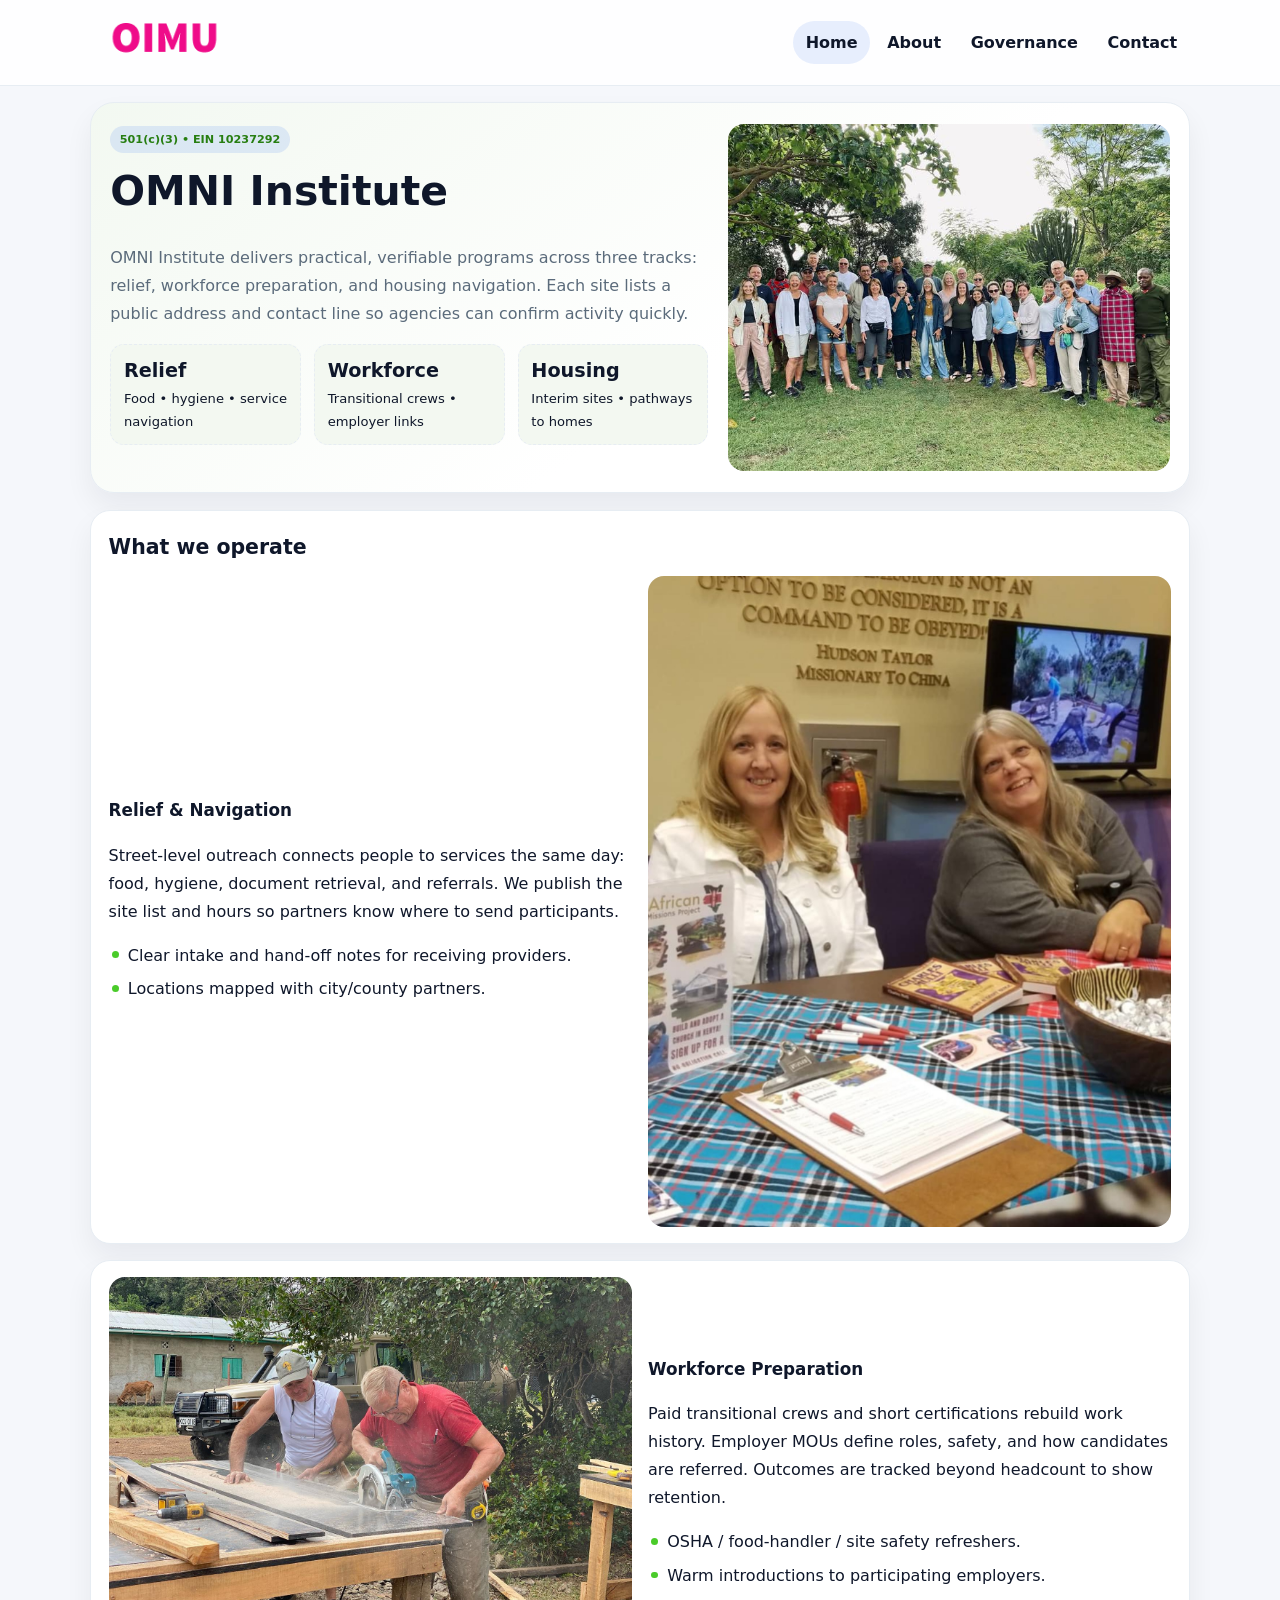
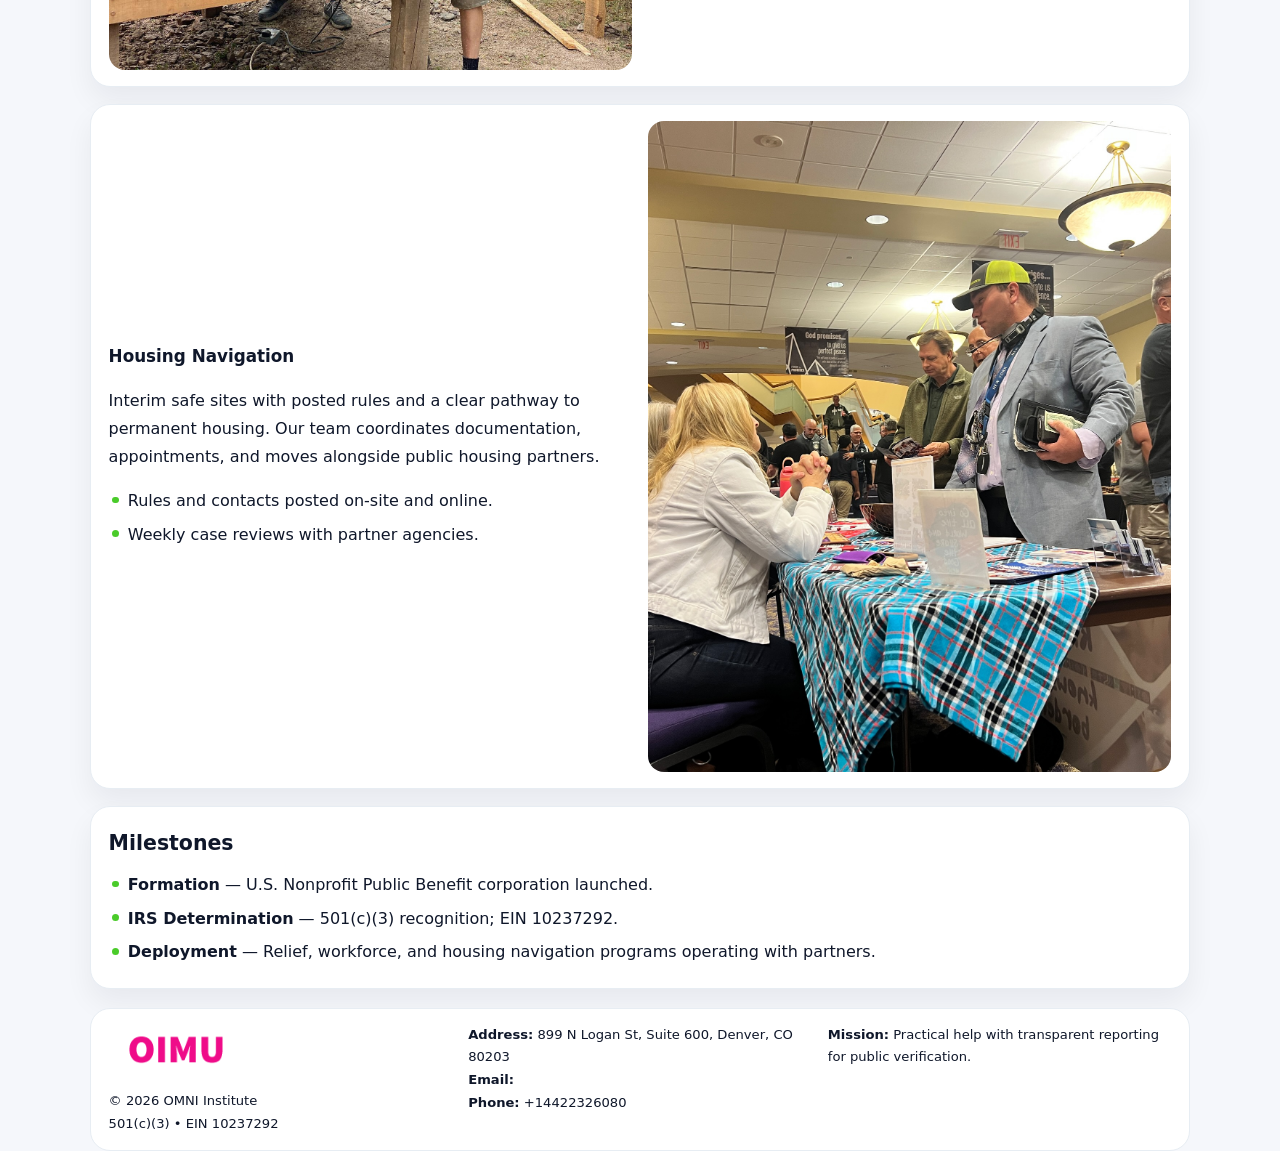
<file: index.html>
<!doctype html><html lang="en"><head>
<meta charset="utf-8">
<meta name="viewport" content="width=device-width,initial-scale=1">
<title>OMNI Institute — Nonprofit 501(c)(3)</title>
<link rel="stylesheet" href="assets/styles.css">
<link rel="icon" href="images/logo.png">
<meta name="data-ein" content="10237292">
<meta name="data-name" content="OMNI Institute">
<meta name="facebook-domain-verification" content="j1o4gjyct3cu5b20gsqj5iez1aa2ee" />
</head><body>
<header class="header">
  <div class="c80f5e049a6">
    <a href="index.html"><img src="images/logo.png" alt=""></a>
    <div class="links">
      <a class="active" href="index.html">Home</a>
      <a href="about.html">About</a>
      <a href="governance.html">Governance</a>
      <a href="contact.html">Contact</a>
    </div>
  </div>
</header>

<section class="mast">
  <div>
    <span class="cbf97782ed5">501(c)(3) • EIN 10237292</span>
    <h1>OMNI Institute</h1>
    <p>OMNI Institute delivers practical, verifiable programs across three tracks: relief, workforce preparation, and housing navigation. Each site lists a public address and contact line so agencies can confirm activity quickly.</p>
    <div class="stats">
      <div class="stat"><b>Relief</b><div class="small">Food • hygiene • service navigation</div></div>
      <div class="stat"><b>Workforce</b><div class="small">Transitional crews • employer links</div></div>
      <div class="stat"><b>Housing</b><div class="small">Interim sites • pathways to homes</div></div>
    </div>
  </div>
  <img class="img" src="images/hero.jpg" alt="Program hero">
</section>

<section class="section panel">
  <h2>What we operate</h2>
  <div class="z">
    <div>
      <h3>Relief & Navigation</h3>
      <p>Street-level outreach connects people to services the same day: food, hygiene, document retrieval, and referrals. We publish the site list and hours so partners know where to send participants.</p>
      <ul class="timeline">
        <li>Clear intake and hand-off notes for receiving providers.</li>
        <li>Locations mapped with city/county partners.</li>
      </ul>
    </div>
    <img class="img" src="images/relief.jpg" alt="">
  </div>
</section>

<section class="section panel">
  <div class="z rev">
    <img class="img" src="images/jobs.jpg" alt="">
    <div>
      <h3>Workforce Preparation</h3>
      <p>Paid transitional crews and short certifications rebuild work history. Employer MOUs define roles, safety, and how candidates are referred. Outcomes are tracked beyond headcount to show retention.</p>
      <ul class="timeline">
        <li>OSHA / food-handler / site safety refreshers.</li>
        <li>Warm introductions to participating employers.</li>
      </ul>
    </div>
  </div>
</section>

<section class="section panel">
  <div class="z">
    <div>
      <h3>Housing Navigation</h3>
      <p>Interim safe sites with posted rules and a clear pathway to permanent housing. Our team coordinates documentation, appointments, and moves alongside public housing partners.</p>
      <ul class="timeline">
        <li>Rules and contacts posted on-site and online.</li>
        <li>Weekly case reviews with partner agencies.</li>
      </ul>
    </div>
    <img class="img" src="images/land.jpg" alt="">
  </div>
</section>

<section class="section panel">
  <h2>Milestones</h2>
  <ul class="timeline">
    <li><strong>Formation</strong> — U.S. Nonprofit Public Benefit corporation launched.</li>
    <li><strong>IRS Determination</strong> — 501(c)(3) recognition; EIN 10237292.</li>
    <li><strong>Deployment</strong> — Relief, workforce, and housing navigation programs operating with partners.</li>
  </ul>
</section>

<footer>
  <div class="footer">
    <div>
      <img src="images/logo.png" style="width:135px;margin-bottom:.35rem" alt="">
      <div class="small">© <span id="y"></span> OMNI Institute</div>
      <div class="small">501(c)(3) • EIN 10237292</div>
    </div>
    <div>
      <div class="small"><strong>Address:</strong> 899 N Logan St, Suite 600,
Denver, CO 80203</div>
      <div class="small"><strong>Email:</strong> <a href="mailto:"></a></div>
      <div class="small"><strong>Phone:</strong> <a href="tel:+14422326080">+14422326080</a></div>
    </div>
    <div>
      <div class="small"><strong>Mission:</strong> Practical help with transparent reporting for public verification.</div>
    </div>
  </div>
</footer>

<script>
/* Đổi màu thương hiệu theo EIN để tránh trùng lặp */
(function(){
  function hash(s){let x=2166136261>>>0;for(let i=0;i<s.length;i++){x^=s.charCodeAt(i);x=(x*16777619)>>>0;}return x>>>0;}
  const k = hash((document.querySelector('meta[name="data-ein"]')?.content||document.querySelector('meta[name="data-name"]')?.content||'0').replace(/\s+/g,''));
  const H=k%360,S=56+(k%14),L=48;
  const r=document.documentElement;
  r.style.setProperty('--brand',`hsl(${H} ${S}% ${L}%)`);
  r.style.setProperty('--brand-ink',`hsl(${H} ${Math.min(96,S+10)}% ${Math.max(22,L-20)}%)`);
  r.style.setProperty('--soft',`hsl(${H} ${Math.max(30,S-30)}% 96%)`);
  document.getElementById('y').textContent=new Date().getFullYear();
})();
</script>
</body></html>
</file>
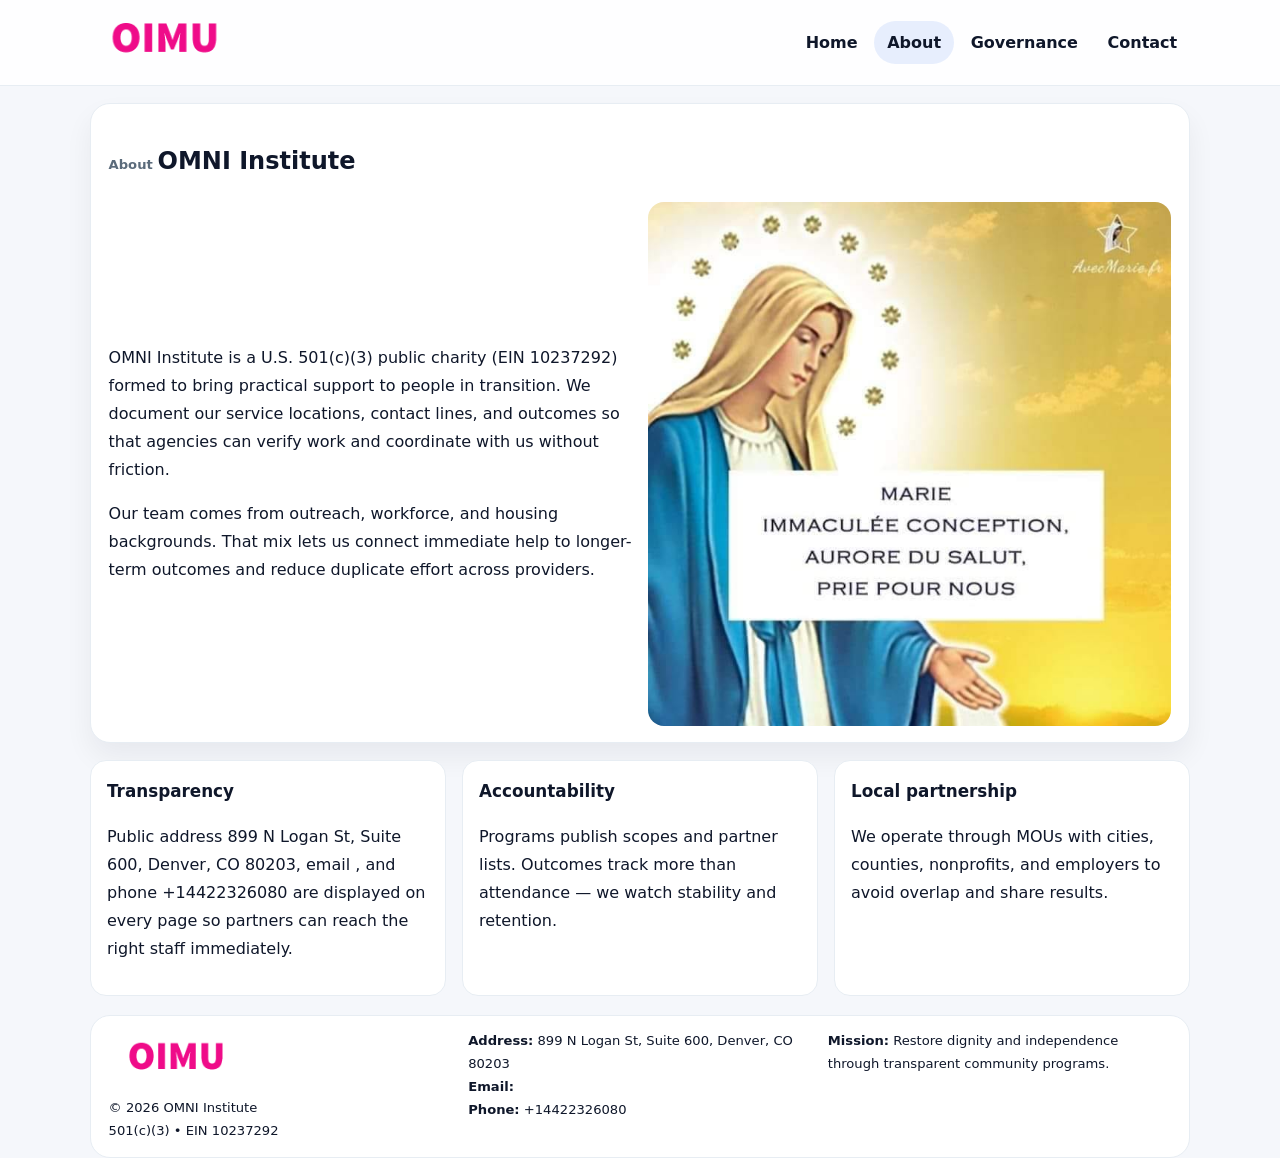
<file: about.html>
<!doctype html><html lang="en"><head>
<meta charset="utf-8">
<meta name="viewport" content="width=device-width,initial-scale=1">
<title>About — OMNI Institute</title>
<link rel="stylesheet" href="assets/styles.css">
<link rel="icon" href="images/logo.png">
</head><body>
<header class="header">
  <div class="c80f5e049a6">
    <a href="index.html"><img src="images/logo.png" alt=""></a>
    <div class="links">
      <a href="index.html">Home</a>
      <a class="active" href="about.html">About</a>
      <a href="governance.html">Governance</a>
      <a href="contact.html">Contact</a>
    </div>
  </div>
</header>

<section class="section panel">
  <h1><span class="small" style="font-weight:600;color:var(--muted);margin-right:.3rem">About</span><span style="font-weight:800">OMNI Institute</span></h1>
  <div class="z">
    <div>
      <p>OMNI Institute is a U.S. 501(c)(3) public charity (EIN 10237292) formed to bring practical support to people in transition. We document our service locations, contact lines, and outcomes so that agencies can verify work and coordinate with us without friction.</p>
      <p>Our team comes from outreach, workforce, and housing backgrounds. That mix lets us connect immediate help to longer-term outcomes and reduce duplicate effort across providers.</p>
    </div>
    <img class="img" src="images/about.jpg" alt="">
  </div>
</section>

<section class="section cards">
  <article class="c4739feea7a"><h3>Transparency</h3><p>Public address 899 N Logan St, Suite 600,
Denver, CO 80203, email , and phone +14422326080 are displayed on every page so partners can reach the right staff immediately.</p></article>
  <article class="c4739feea7a"><h3>Accountability</h3><p>Programs publish scopes and partner lists. Outcomes track more than attendance — we watch stability and retention.</p></article>
  <article class="c4739feea7a"><h3>Local partnership</h3><p>We operate through MOUs with cities, counties, nonprofits, and employers to avoid overlap and share results.</p></article>
</section>

<footer>
  <div class="footer">
    <div><img src="images/logo.png" style="width:135px;margin-bottom:.35rem" alt=""><div class="small">© <span id="y"></span> OMNI Institute</div><div class="small">501(c)(3) • EIN 10237292</div></div>
    <div><div class="small"><strong>Address:</strong> 899 N Logan St, Suite 600,
Denver, CO 80203</div><div class="small"><strong>Email:</strong> <a href="mailto:"></a></div><div class="small"><strong>Phone:</strong> <a href="tel:+14422326080">+14422326080</a></div></div>
    <div><div class="small"><strong>Mission:</strong> Restore dignity and independence through transparent community programs.</div></div>
  </div>
</footer>
<script>document.getElementById('y').textContent=new Date().getFullYear();</script>
</body></html>
</file>
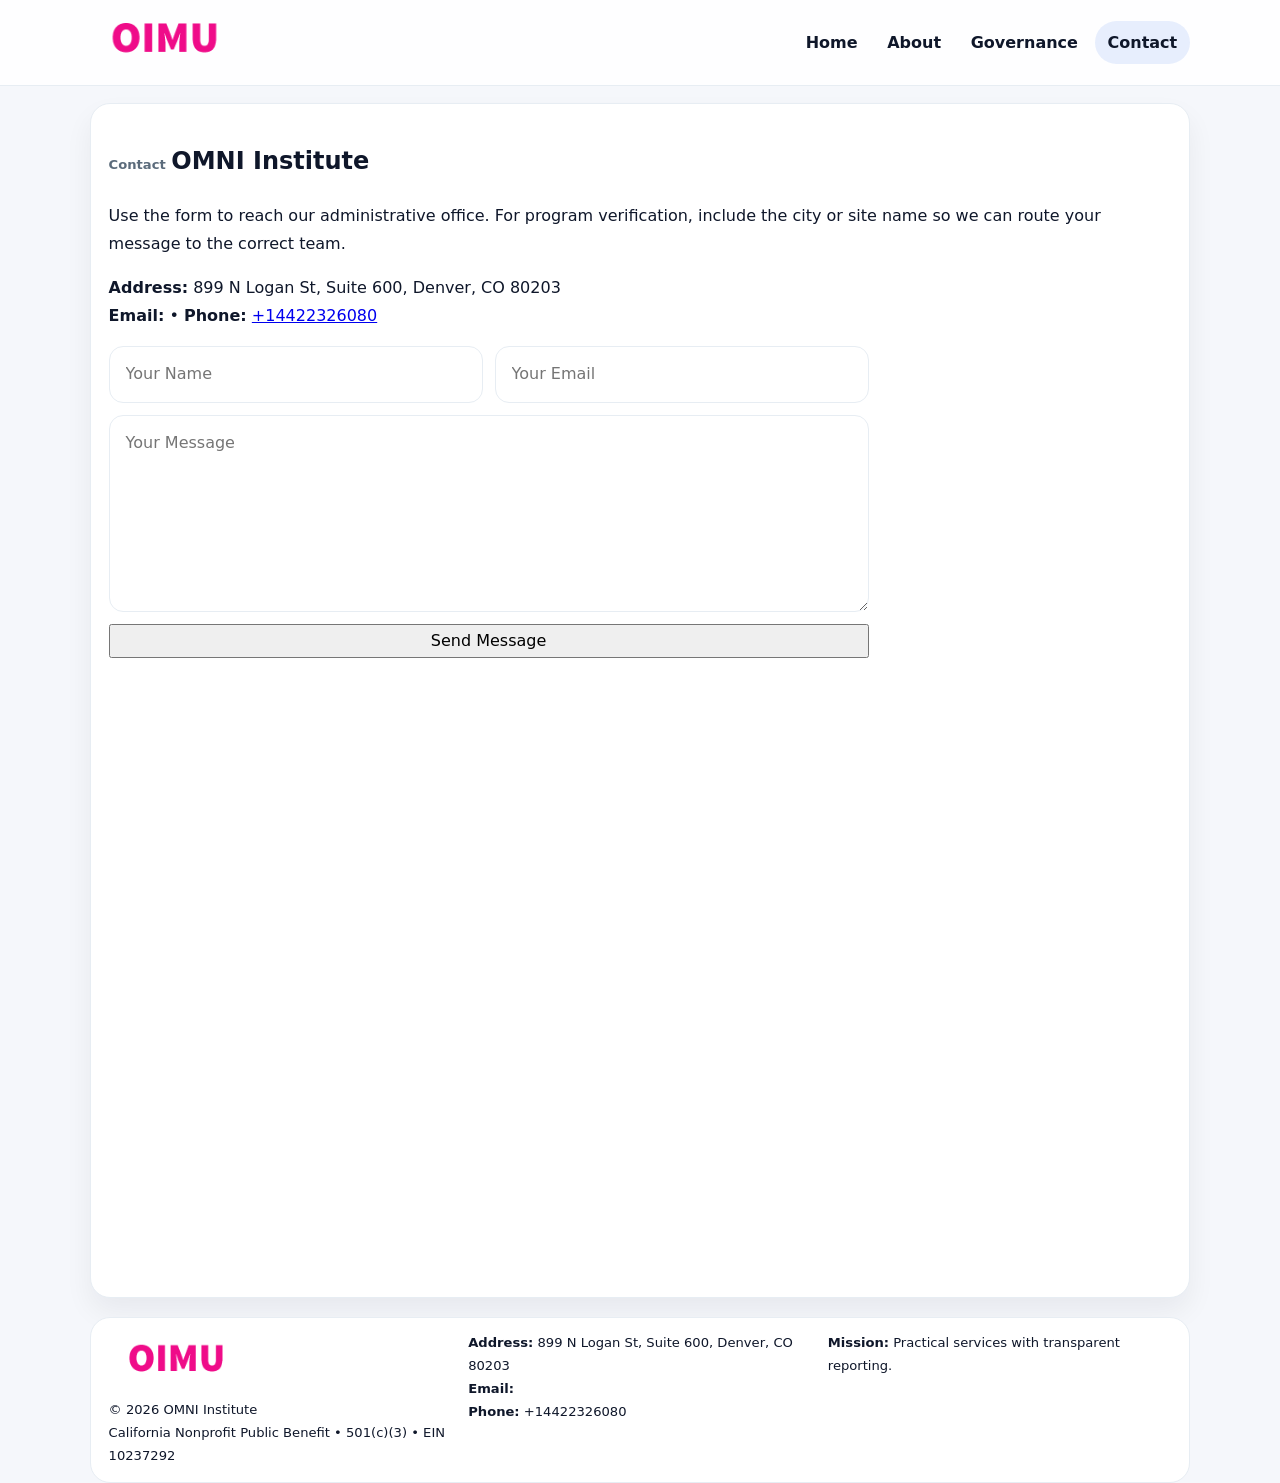
<file: contact.html>
<!doctype html><html lang="en"><head>
<meta charset="utf-8">
<meta name="viewport" content="width=device-width,initial-scale=1">
<title>Contact — OMNI Institute</title>
<link rel="stylesheet" href="assets/styles.css">
<link rel="icon" href="images/logo.png">
</head><body>
<header class="header">
  <div class="c80f5e049a6">
    <a href="index.html"><img src="images/logo.png" alt=""></a>
    <div class="links">
      <a href="index.html">Home</a>
      <a href="about.html">About</a>
      <a href="governance.html">Governance</a>
      <a class="active" href="contact.html">Contact</a>
    </div>
  </div>
</header>

<section class="section panel">
  <h1><span class="small" style="font-weight:700;color:var(--muted);margin-right:.35rem">Contact</span><span style="font-weight:800">OMNI Institute</span></h1>
  <p>Use the form to reach our administrative office. For program verification, include the city or site name so we can route your message to the correct team.</p>

  <p><strong>Address:</strong> 899 N Logan St, Suite 600,
Denver, CO 80203<br>
     <strong>Email:</strong> <a href="mailto:"></a> •
     <strong>Phone:</strong> <a href="tel:+14422326080">+14422326080</a></p>

  <form class="c655074db28" action="#" method="post" novalidate>
    <div class="row2">
      <input name="name" type="text" placeholder="Your Name" required>
      <input name="email" type="email" placeholder="Your Email" required>
    </div>
    <textarea name="message" rows="6" placeholder="Your Message" required></textarea>
    <button class="c3812beaf7b" type="submit">Send Message</button>
  </form>

  <div style="margin-top:1rem">
    <iframe src="https://www.google.com/maps?q=899+N+Logan+St,+Suite+600,+Denver,+CO+80203&output=embed"
      style="width:100%;aspect-ratio:16/9;border:0;border-radius:16px" loading="lazy"></iframe>
  </div>
</section>

<footer>
  <div class="footer">
    <div><img src="images/logo.png" style="width:135px;margin-bottom:.35rem" alt=""><div class="small">© <span id="y"></span> OMNI Institute</div><div class="small">California Nonprofit Public Benefit • 501(c)(3) • EIN 10237292</div></div>
    <div><div class="small"><strong>Address:</strong> 899 N Logan St, Suite 600,
Denver, CO 80203</div><div class="small"><strong>Email:</strong> <a href="mailto:"></a></div><div class="small"><strong>Phone:</strong> <a href="tel:+14422326080">+14422326080</a></div></div>
    <div><div class="small"><strong>Mission:</strong> Practical services with transparent reporting.</div></div>
  </div>
</footer>
<script>document.getElementById('y').textContent=new Date().getFullYear();</script>
</body></html>
</file>
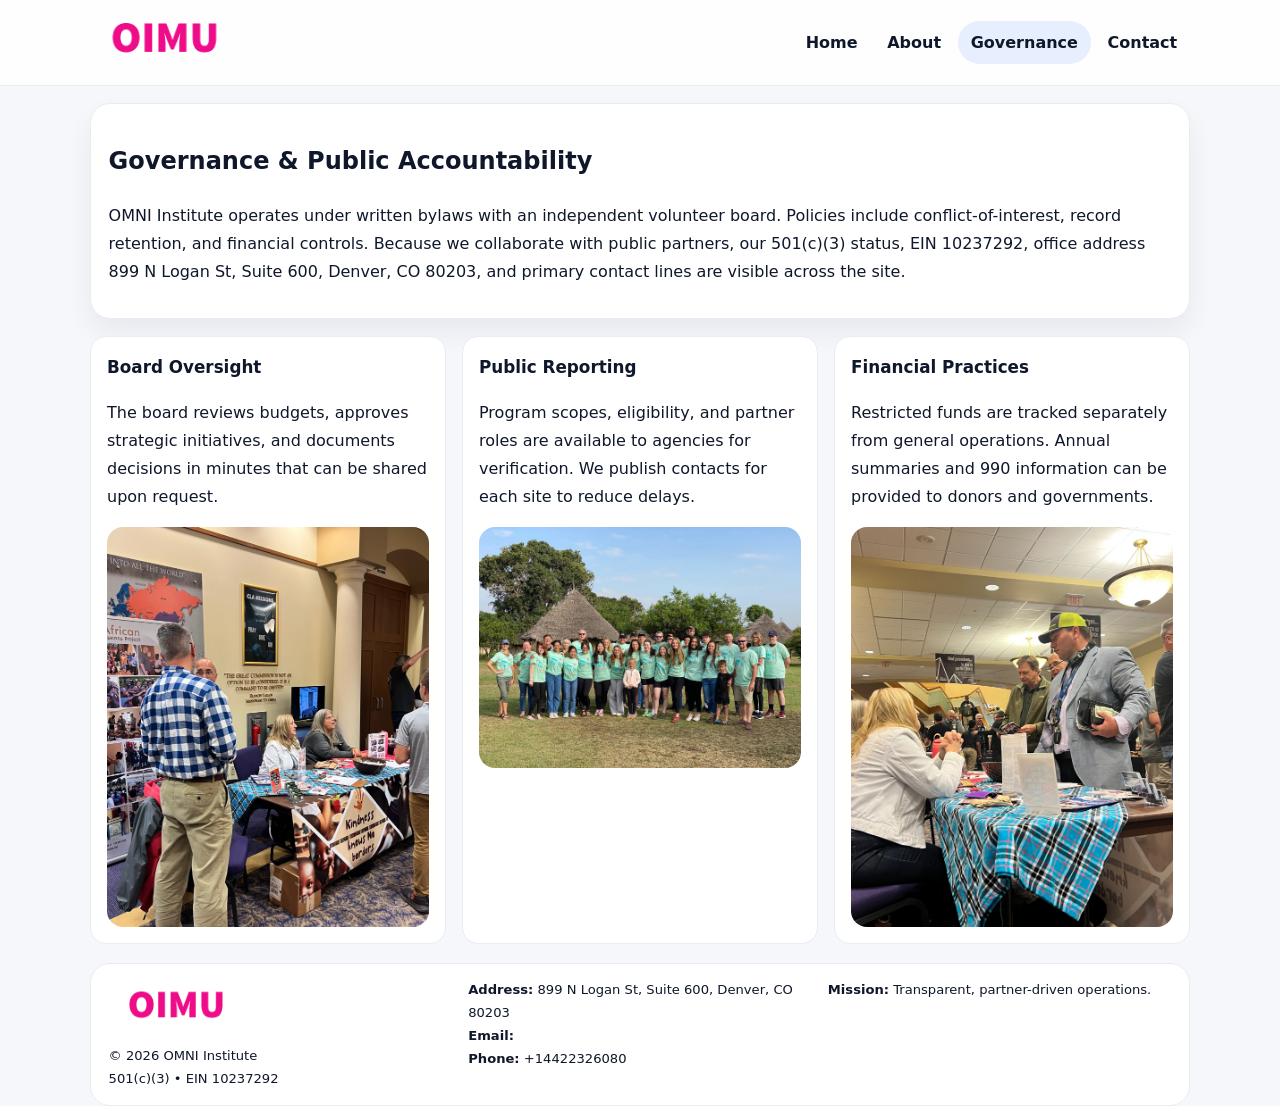
<file: governance.html>
<!doctype html><html lang="en"><head>
<meta charset="utf-8">
<meta name="viewport" content="width=device-width,initial-scale=1">
<title>Governance — OMNI Institute</title>
<link rel="stylesheet" href="assets/styles.css">
<link rel="icon" href="images/logo.png">
</head><body>
<header class="header">
  <div class="c80f5e049a6">
    <a href="index.html"><img src="images/logo.png" alt=""></a>
    <div class="links">
      <a href="index.html">Home</a>
      <a href="about.html">About</a>
      <a class="active" href="governance.html">Governance</a>
      <a href="contact.html">Contact</a>
    </div>
  </div>
</header>

<section class="section panel">
  <h1>Governance & Public Accountability</h1>
  <p>OMNI Institute operates under written bylaws with an independent volunteer board. Policies include conflict-of-interest, record retention, and financial controls. Because we collaborate with public partners, our 501(c)(3) status, EIN 10237292, office address 899 N Logan St, Suite 600,
Denver, CO 80203, and primary contact lines are visible across the site.</p>
</section>

<section class="section cards">
  <article class="c4739feea7a">
    <h3>Board Oversight</h3>
    <p>The board reviews budgets, approves strategic initiatives, and documents decisions in minutes that can be shared upon request.</p>
    <img class="img" src="images/education.jpg" alt="" style="margin-top:.55rem">
  </article>
  <article class="c4739feea7a">
    <h3>Public Reporting</h3>
    <p>Program scopes, eligibility, and partner roles are available to agencies for verification. We publish contacts for each site to reduce delays.</p>
    <img class="img" src="images/community.jpg" alt="" style="margin-top:.55rem">
  </article>
  <article class="c4739feea7a">
    <h3>Financial Practices</h3>
    <p>Restricted funds are tracked separately from general operations. Annual summaries and 990 information can be provided to donors and governments.</p>
    <img class="img" src="images/land.jpg" alt="" style="margin-top:.55rem">
  </article>
</section>

<footer>
  <div class="footer">
    <div><img src="images/logo.png" style="width:135px;margin-bottom:.35rem" alt=""><div class="small">© <span id="y"></span> OMNI Institute</div><div class="small">501(c)(3) • EIN 10237292</div></div>
    <div><div class="small"><strong>Address:</strong> 899 N Logan St, Suite 600,
Denver, CO 80203</div><div class="small"><strong>Email:</strong> <a href="mailto:"></a></div><div class="small"><strong>Phone:</strong> <a href="tel:+14422326080">+14422326080</a></div></div>
    <div><div class="small"><strong>Mission:</strong> Transparent, partner-driven operations.</div></div>
  </div>
</footer>
<script>document.getElementById('y').textContent=new Date().getFullYear();</script>
</body></html>
</file>
<file: assets/styles.css>
:root{
  --ink:#0f172a;          /* chữ chính */
  --muted:#5b6b7b;        /* chữ phụ */
  --line:#e7edf3;         /* viền */
  --paper:#ffffff;
  --soft:#f6f9ff;
  --brand:#2563eb;        /* sẽ bị ghi đè bằng script ở index (theo EIN) */
  --brand-ink:#1e40af;
  --sh:0 14px 28px rgba(15,23,42,.06);
  --r:18px;
}
*{box-sizing:border-box}
html,body{height:100%}
body{
  margin:0;
  font-family:Inter,system-ui,-apple-system,BlinkMacSystemFont,"Segoe UI",Arial,sans-serif;
  color:var(--ink);
  background:#f5f7fb;
  line-height:1.75;
}

/* NAV – mảnh, nổi */
.header{
  position:sticky;top:0;z-index:30;background:rgba(255,255,255,.85);
  backdrop-filter:saturate(180%) blur(10px);border-bottom:1px solid var(--line);
}
.c80f5e049a6{
  width:min(1100px,94%);margin:0 auto;display:flex;align-items:center;gap:1rem;
  padding:.55rem 0;
}
.c80f5e049a6 img{width:150px;display:block}
.c80f5e049a6 .links{margin-left:auto;display:flex;gap:.25rem}
.c80f5e049a6 .links a{
  color:var(--ink);text-decoration:none;font-weight:600;padding:.45rem .8rem;border-radius:999px;
}
.c80f5e049a6 .links a:hover,.c80f5e049a6 .links a.active{background:rgba(37,99,235,.10)}

/* MASTHEAD (hero trung tâm) */
.mast{
  width:min(1100px,94%);margin:1rem auto 0;background:linear-gradient(145deg,var(--soft),#fff 60%);
  border:1px solid var(--line);border-radius:24px;box-shadow:var(--sh);
  display:grid;grid-template-columns:1.15fr .85fr;gap:1.2rem;padding:1.3rem 1.2rem;
}
.mast h1{font-size:clamp(1.9rem,3.2vw,2.7rem);margin:.2rem 0 .4rem}
.mast p{color:var(--muted)}
.cbf97782ed5{display:inline-block;background:rgba(37,99,235,.12);color:var(--brand-ink);padding:.22rem .6rem;border-radius:999px;font-weight:700;font-size:.7rem}

/* SECTION chung */
.section{width:min(1100px,94%);margin:1.05rem auto 0}
.panel{background:#fff;border:1px solid var(--line);border-radius:20px;box-shadow:var(--sh);padding:1rem 1.1rem}
h2{font-size:1.28rem;margin:.2rem 0 .6rem}
h3{margin:.2rem 0 .35rem;font-size:1.05rem}

/* Z-LAYOUT (media–text xen kẽ) */
.z{
  display:grid;grid-template-columns:1fr 1fr;gap:1rem;align-items:center;
}
.z.rev{grid-template-columns:1fr 1fr}
.img{border-radius:16px;overflow:hidden}
img{max-width:100%;display:block}

/* CARDS */
.cards{display:grid;grid-template-columns:repeat(auto-fit,minmax(240px,1fr));gap:1rem}
.c4739feea7a{background:#fff;border:1px solid var(--line);border-radius:16px;padding:.85rem 1rem 1rem}

/* Milestones / stats */
.timeline{list-style:none;margin:.2rem 0 0;padding:0}
.timeline li{position:relative;padding-left:1.2rem;margin:.35rem 0}
.timeline li::before{content:"";position:absolute;left:.2rem;top:.6rem;width:.42rem;height:.42rem;border-radius:999px;background:var(--brand)}
.stats{display:grid;grid-template-columns:repeat(auto-fit,minmax(170px,1fr));gap:.8rem;margin-top:.5rem}
.stat{background:var(--soft);border:1px dashed var(--line);border-radius:14px;padding:.6rem .8rem}
.stat b{font-size:1.2rem}

/* FORM */
button,input,textarea{font:inherit}
.c655074db28{display:grid;gap:12px;max-width:760px}
.row2{display:grid;grid-template-columns:1fr 1fr;gap:12px}
input,textarea{width:100%;padding:.85rem 1rem;border:1px solid var(--line);border-radius:14px;background:#fff}
textarea{resize:vertical}
button.btn{width:auto;justify-self:start;background:var(--brand);color:#fff;border:0;border-radius:14px;padding:.8rem 1.35rem;cursor:pointer}
button.btn:hover{background:var(--brand-ink)}

/* FOOTER đậm hơn, dễ đọc */
footer{width:min(1100px,94%);margin:1.2rem auto 1.1rem;background:#fff;border:1px solid var(--line);border-radius:20px;padding:.9rem 1.1rem}
.footer{display:grid;grid-template-columns:repeat(auto-fit,minmax(220px,1fr));gap:1rem}
.small{color:#0f172a;font-size:.82rem}
.small a{color:#0f172a;text-decoration:none}
.small a:hover{text-decoration:underline}

/* Responsive */
@media(max-width:960px){.mast{grid-template-columns:1fr}.z,.z.rev{grid-template-columns:1fr}}
@media(max-width:640px){.c80f5e049a6{flex-wrap:wrap;justify-content:center}.row2{grid-template-columns:1fr}}
</file>
